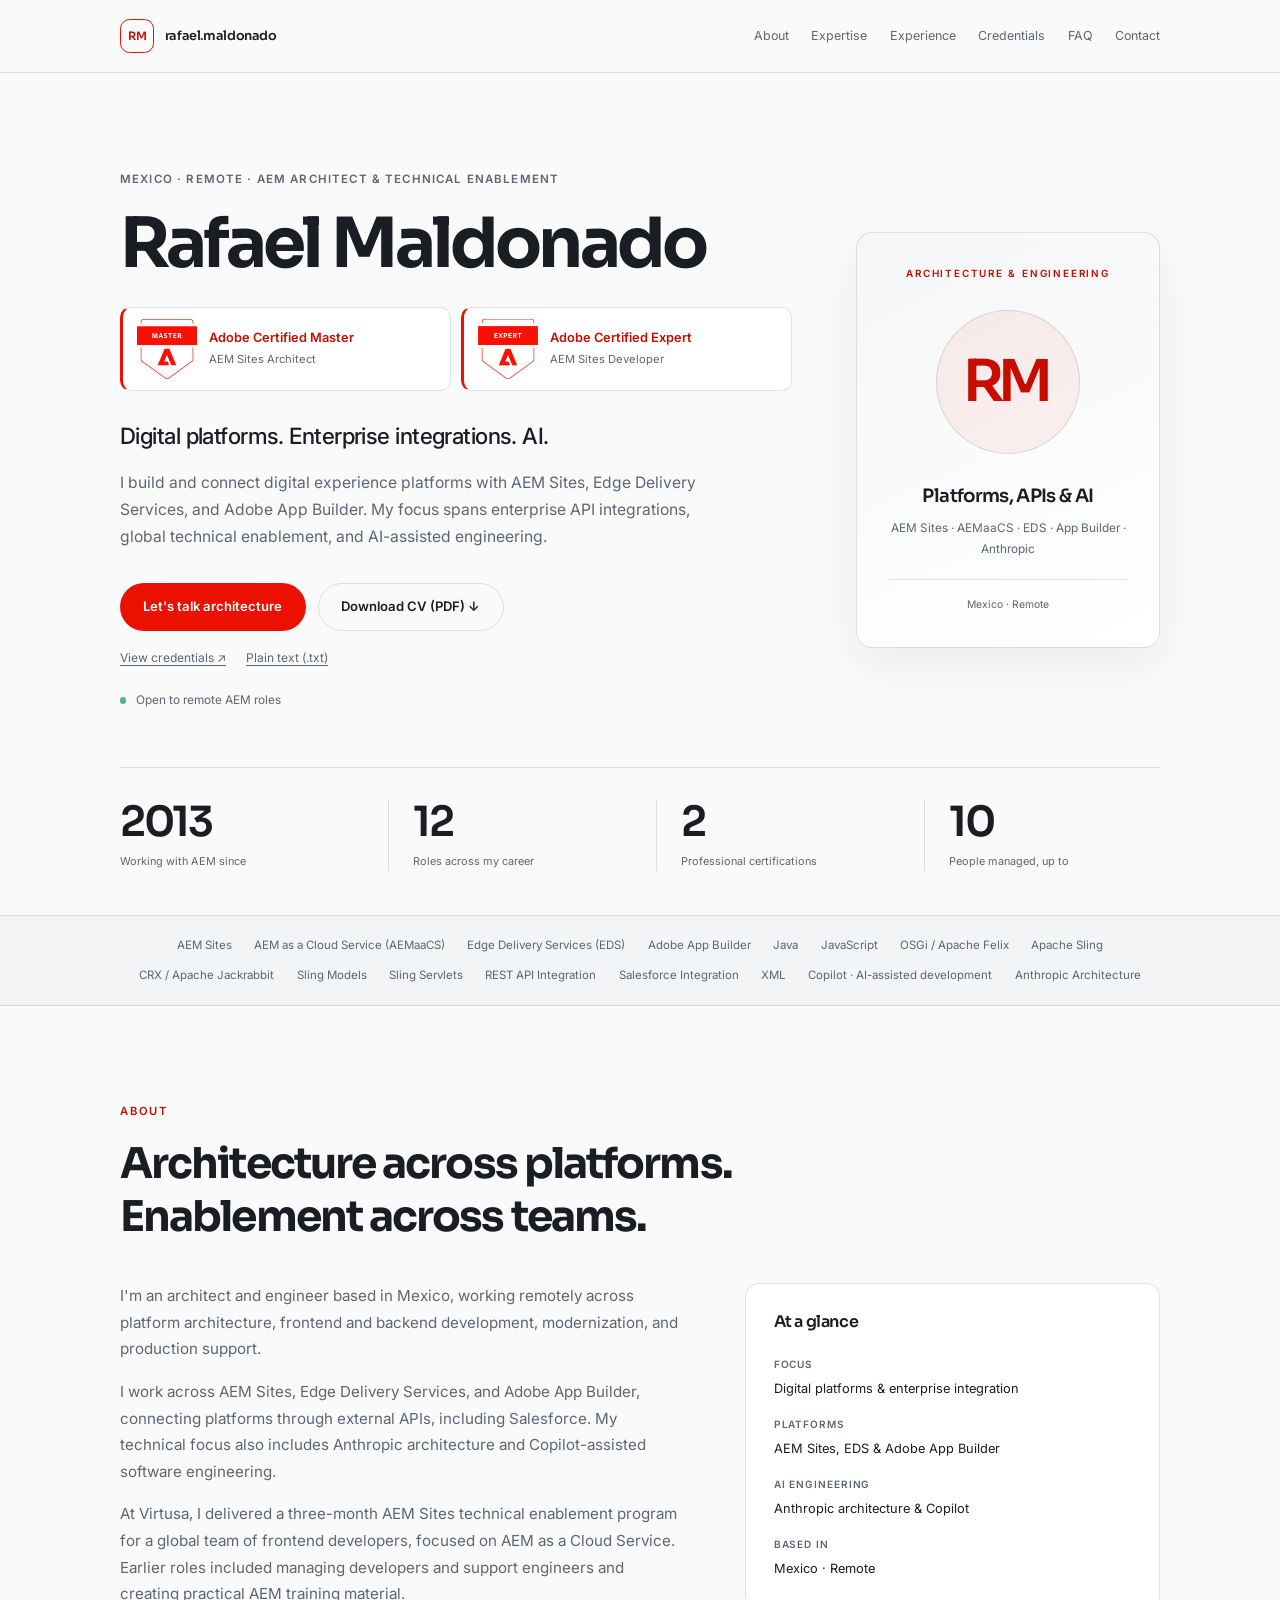
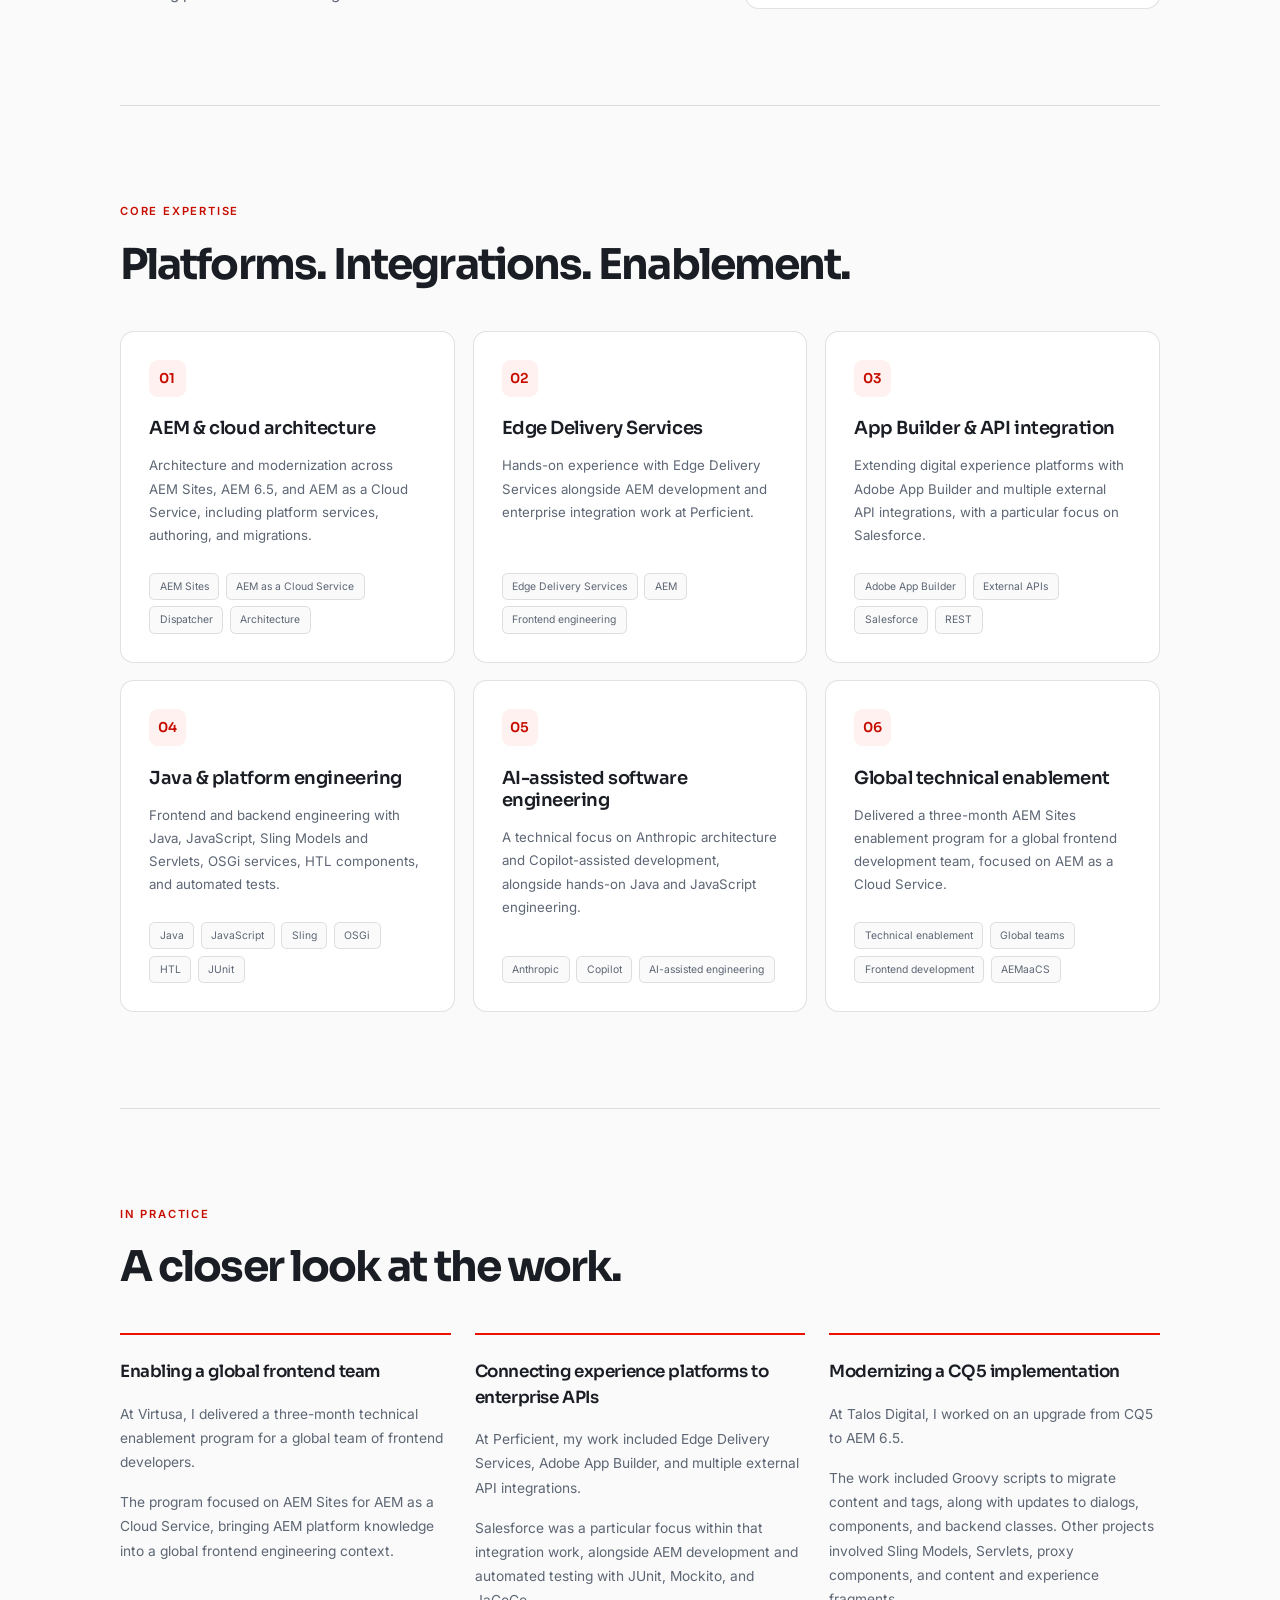
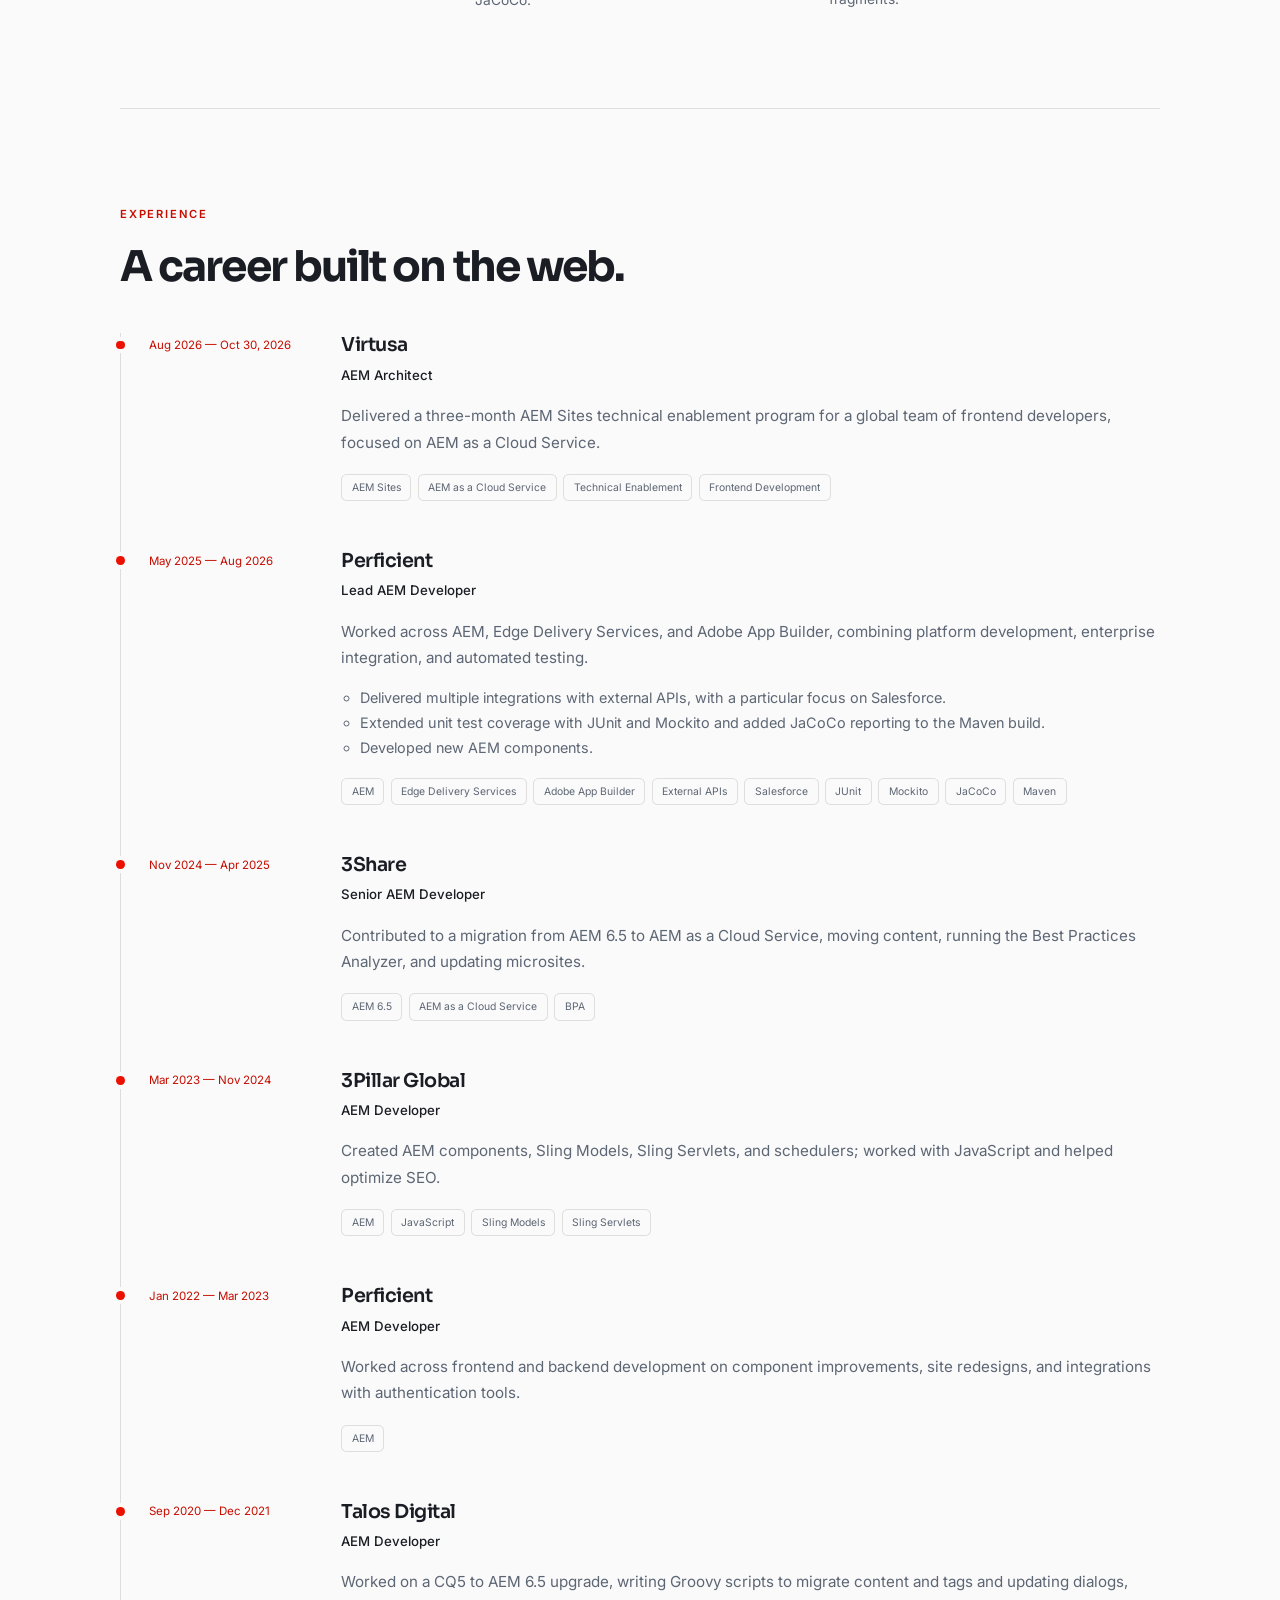
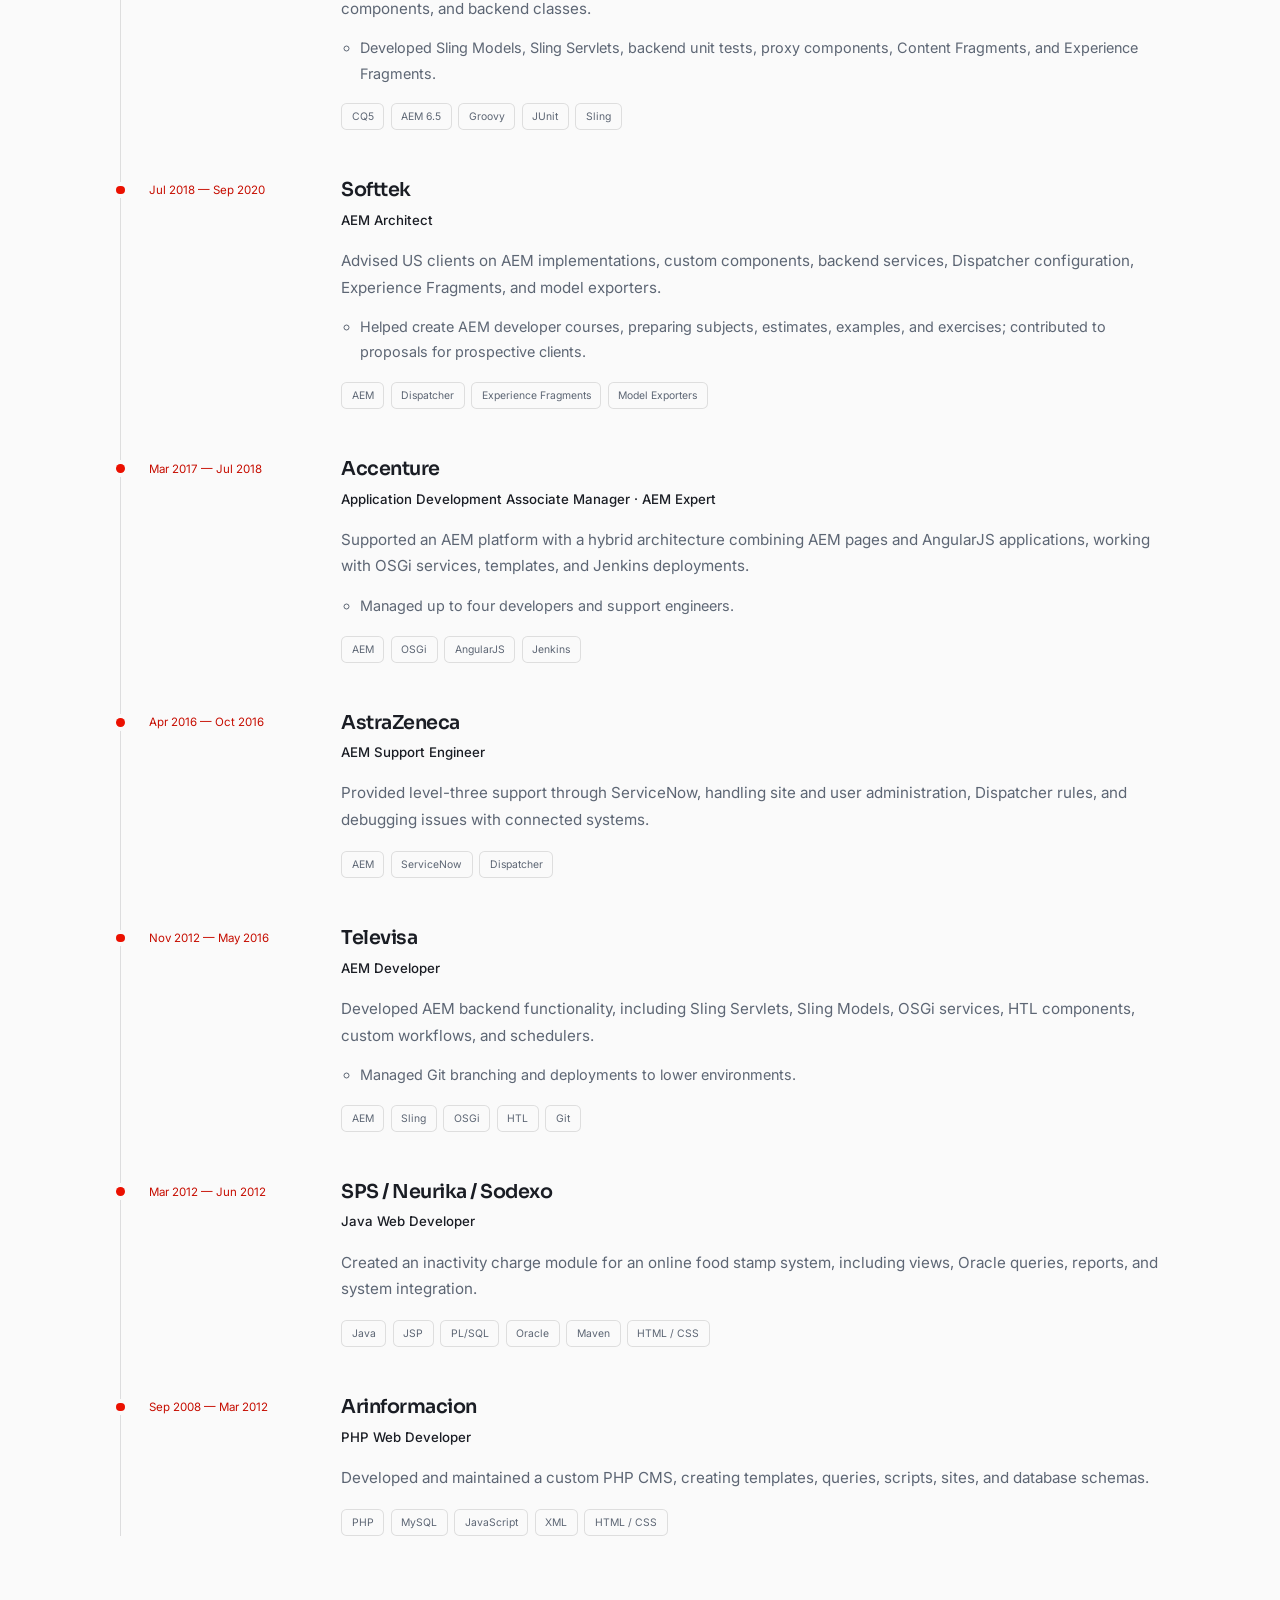
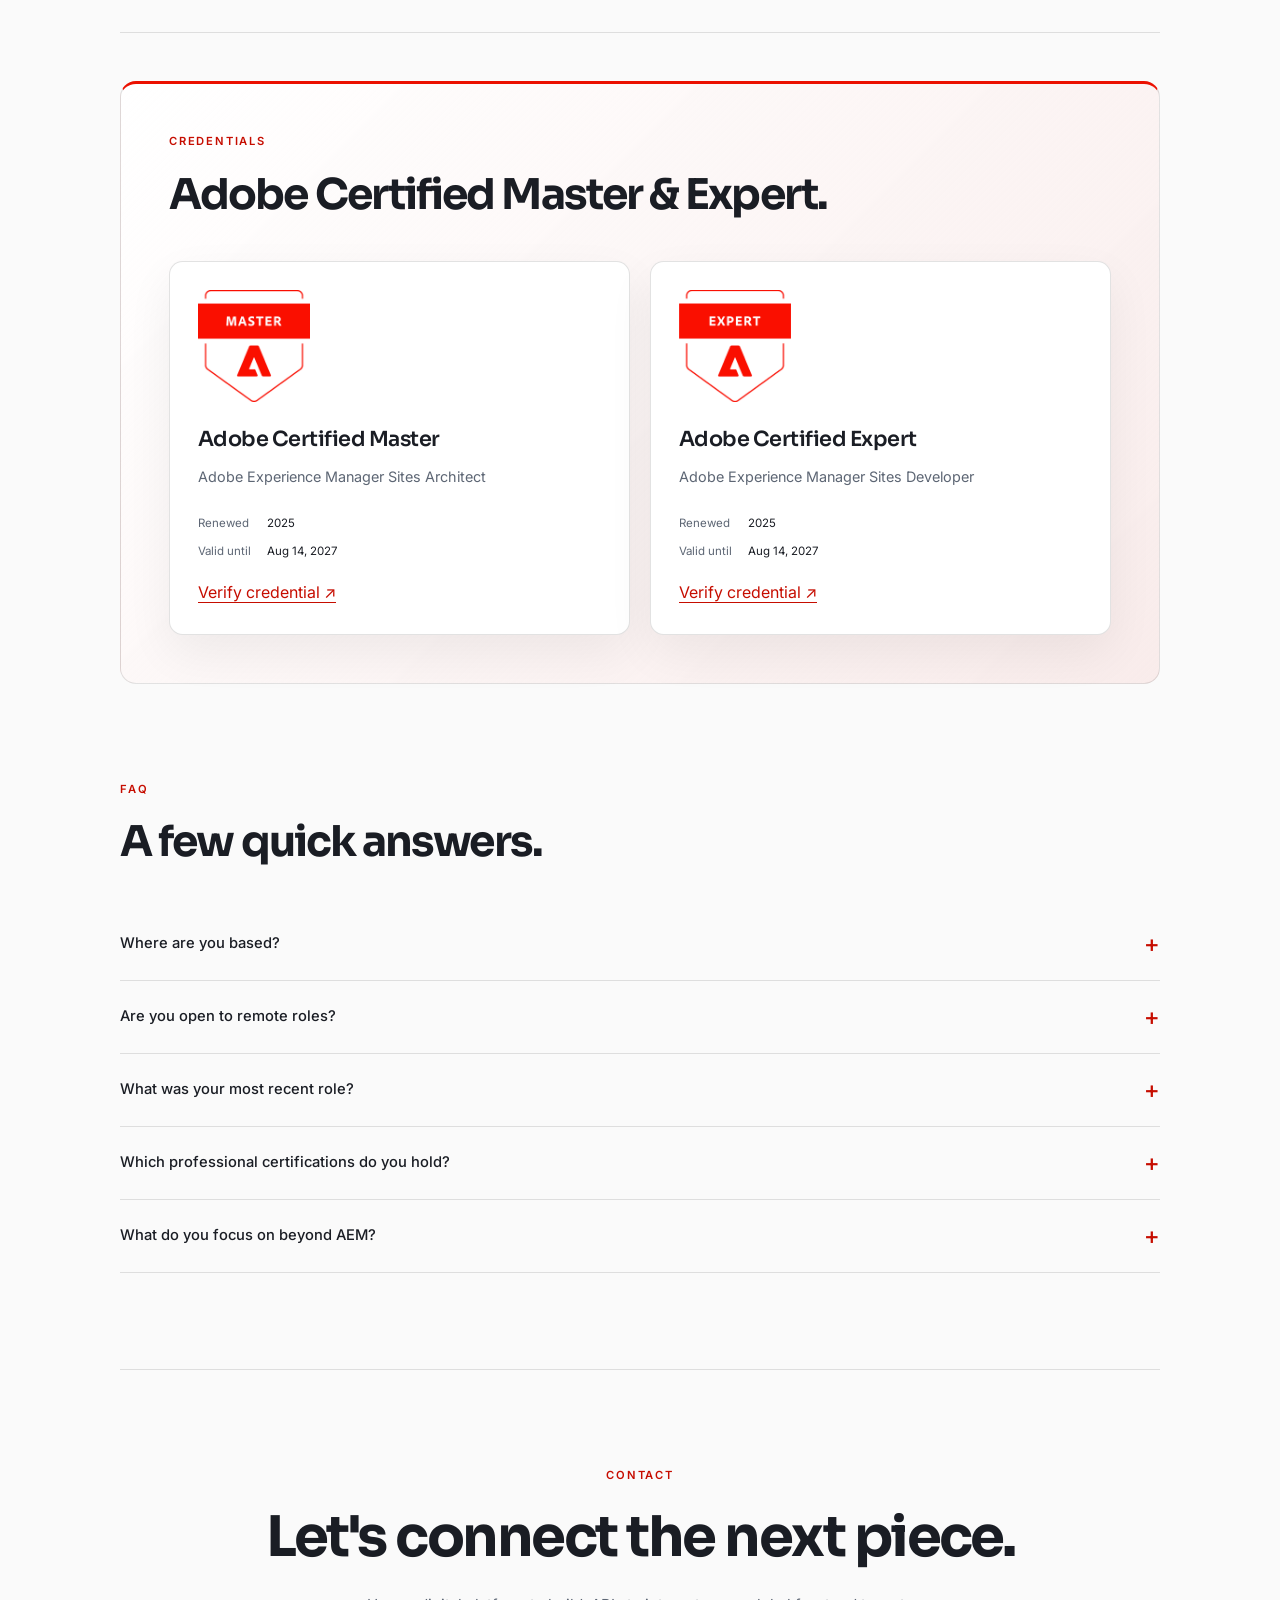
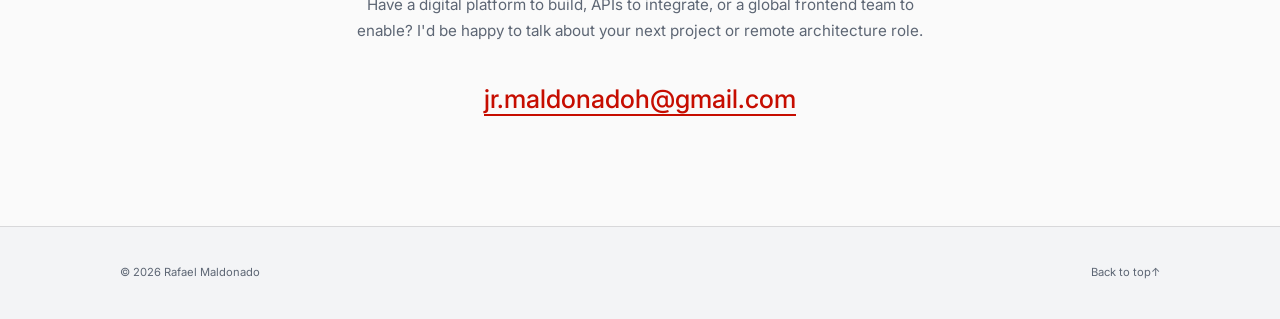
<file: index.html>
<!doctype html>
<html lang="en">
  <head>
    <meta charset="utf-8">
    <meta name="viewport" content="width=device-width, initial-scale=1">
    <meta name="description" content="Remote architect based in Mexico. AEM as a Cloud Service, Edge Delivery Services, Adobe App Builder, Salesforce API integration, global technical enablement, and a focus on Anthropic architecture.">
    <meta name="theme-color" content="#fafafa">
    <title>Rafael Maldonado | Digital Experience &amp; AI Architecture</title>
    <link rel="icon" href="favicon.svg" type="image/svg+xml" sizes="any">
    <link rel="preconnect" href="https://fonts.googleapis.com">
    <link rel="preconnect" href="https://fonts.gstatic.com" crossorigin>
    <link rel="stylesheet" href="https://fonts.googleapis.com/css2?family=Sora:wght@500;600;700;800&amp;family=Inter:wght@400;500;600&amp;display=swap">
    <link rel="stylesheet" href="styles.css?v=20261126-analytics">
    <script src="analytics.js?v=20261126-analytics" defer></script>
    <script src="script.js?v=20261126-analytics" defer></script>
  </head>
  <body id="top">
    <a class="skip-link" href="#main">Skip to content</a>
    <header class="site-header">
      <div id="reading-progress" class="scroll-progress" aria-hidden="true"></div>
      <div class="container nav-bar">
        <a class="brand" href="#top" aria-label="Rafael Maldonado — home">
          <span class="brand-mark" aria-hidden="true">RM</span>
          <span>rafael<span class="accent">.</span>maldonado</span>
        </a>
        <nav id="primary-navigation" class="nav-links" aria-label="Main" data-open="false">
          <a href="#about">About</a>
          <a href="#expertise">Expertise</a>
          <a href="#experience">Experience</a>
          <a href="#credentials">Credentials</a>
          <a href="#faq">FAQ</a>
          <a href="#contact">Contact</a>
        </nav>
        <button id="menu-toggle" class="icon-button menu-toggle" type="button" aria-controls="primary-navigation" aria-expanded="false" aria-label="Open menu">
          <span class="menu-icon" aria-hidden="true"></span>
        </button>
      </div>
    </header>
    <main id="main" tabindex="-1">
      <div class="container loading-state">
        <h1 id="page-title">Rafael Maldonado</h1>
        <p id="content-status" role="status">Loading résumé…</p>
        <noscript>JavaScript is required to load the résumé. You can contact me at jr.maldonadoh@gmail.com.</noscript>
      </div>
      <div id="cv-content" hidden>
        <header class="hero container" aria-labelledby="hero-name">
          <div class="hero-layout">
            <div class="hero-copy">
              <p id="hero-eyebrow" class="eyebrow"></p>
              <h1 id="hero-name"></h1>
              <ul id="hero-credentials" class="hero-credentials" aria-label="Professional certifications"></ul>
              <p id="hero-tagline" class="tagline"></p>
              <p id="hero-intro" class="intro"></p>
              <div class="hero-actions">
                <a id="hero-email" class="button button-primary"></a>
                <a id="hero-download" class="button button-secondary" href="output/pdf/rafael-maldonado-cv.pdf" download="Rafael-Maldonado-CV.pdf"></a>
              </div>
              <div class="hero-resources">
                <a id="hero-secondary" href="#credentials"></a>
                <a id="hero-text" href="output/rafael-maldonado-cv.txt" download="Rafael-Maldonado-CV.txt"></a>
              </div>
              <p id="hero-availability" class="availability"></p>
            </div>
            <aside class="profile-panel" aria-labelledby="profile-label">
              <p id="profile-label" class="eyebrow"></p>
              <div id="profile-initials" class="monogram" aria-hidden="true"></div>
              <div class="profile-details">
                <p id="profile-credentials" class="profile-credentials"></p>
                <p id="profile-specializations" class="profile-specializations"></p>
                <p id="profile-location" class="profile-location"></p>
              </div>
            </aside>
          </div>
          <section class="stats" aria-labelledby="stats-title">
            <h2 id="stats-title" class="visually-hidden"></h2>
            <dl id="stats-list" class="stats-list"></dl>
          </section>
        </header>
        <section class="skills" aria-labelledby="skills-title">
          <div class="container">
            <h2 id="skills-title" class="visually-hidden"></h2>
            <ul id="skills-list" class="skills-list"></ul>
          </div>
        </section>
        <section id="about" class="container content-section" aria-labelledby="about-title" tabindex="-1"></section>
        <section id="expertise" class="container content-section" aria-labelledby="expertise-title" tabindex="-1"></section>
        <section id="in-depth" class="container content-section" aria-labelledby="in-depth-title" tabindex="-1"></section>
        <section id="experience" class="container content-section" aria-labelledby="experience-title" tabindex="-1"></section>
        <section id="credentials" class="container content-section" aria-labelledby="credentials-title" tabindex="-1"></section>
        <section id="testimonials" class="container content-section" aria-labelledby="testimonials-title" tabindex="-1"></section>
        <section id="writing-community" class="container content-section" aria-labelledby="writing-community-title" tabindex="-1"></section>
        <section id="faq" class="container content-section" aria-labelledby="faq-title" tabindex="-1"></section>
        <section id="contact" class="container content-section" aria-labelledby="contact-title" tabindex="-1"></section>
      </div>
    </main>
    <footer class="site-footer">
      <div class="container footer-layout">
        <p>© 2026 <span id="footer-name">Rafael Maldonado</span></p>
        <button id="privacy-settings" type="button" aria-controls="analytics-preferences" aria-expanded="false" hidden>Privacy settings</button>
        <a href="#top">Back to top <span aria-hidden="true">↑</span></a>
      </div>
    </footer>
    <aside id="analytics-preferences" class="analytics-preferences ph-no-capture" aria-labelledby="analytics-title" hidden>
      <h2 id="analytics-title">Analytics preferences</h2>
      <p>With your permission, PostHog processes visit details, approximate location, and interactions to help improve this site. Your browser stores your choice.</p>
      <form id="analytics-choice">
        <label><input id="analytics-replay" type="checkbox"> Also allow session recordings that replay clicks and scrolling.</label>
        <div class="analytics-actions">
          <button class="button button-secondary" type="submit" value="off">Decline</button>
          <button class="button button-primary" type="submit" value="allow">Allow analytics</button>
        </div>
      </form>
      <p class="analytics-policy">Change your choice in Privacy settings. <a href="https://posthog.com/privacy">PostHog privacy policy</a></p>
    </aside>
  </body>
</html>
</file>
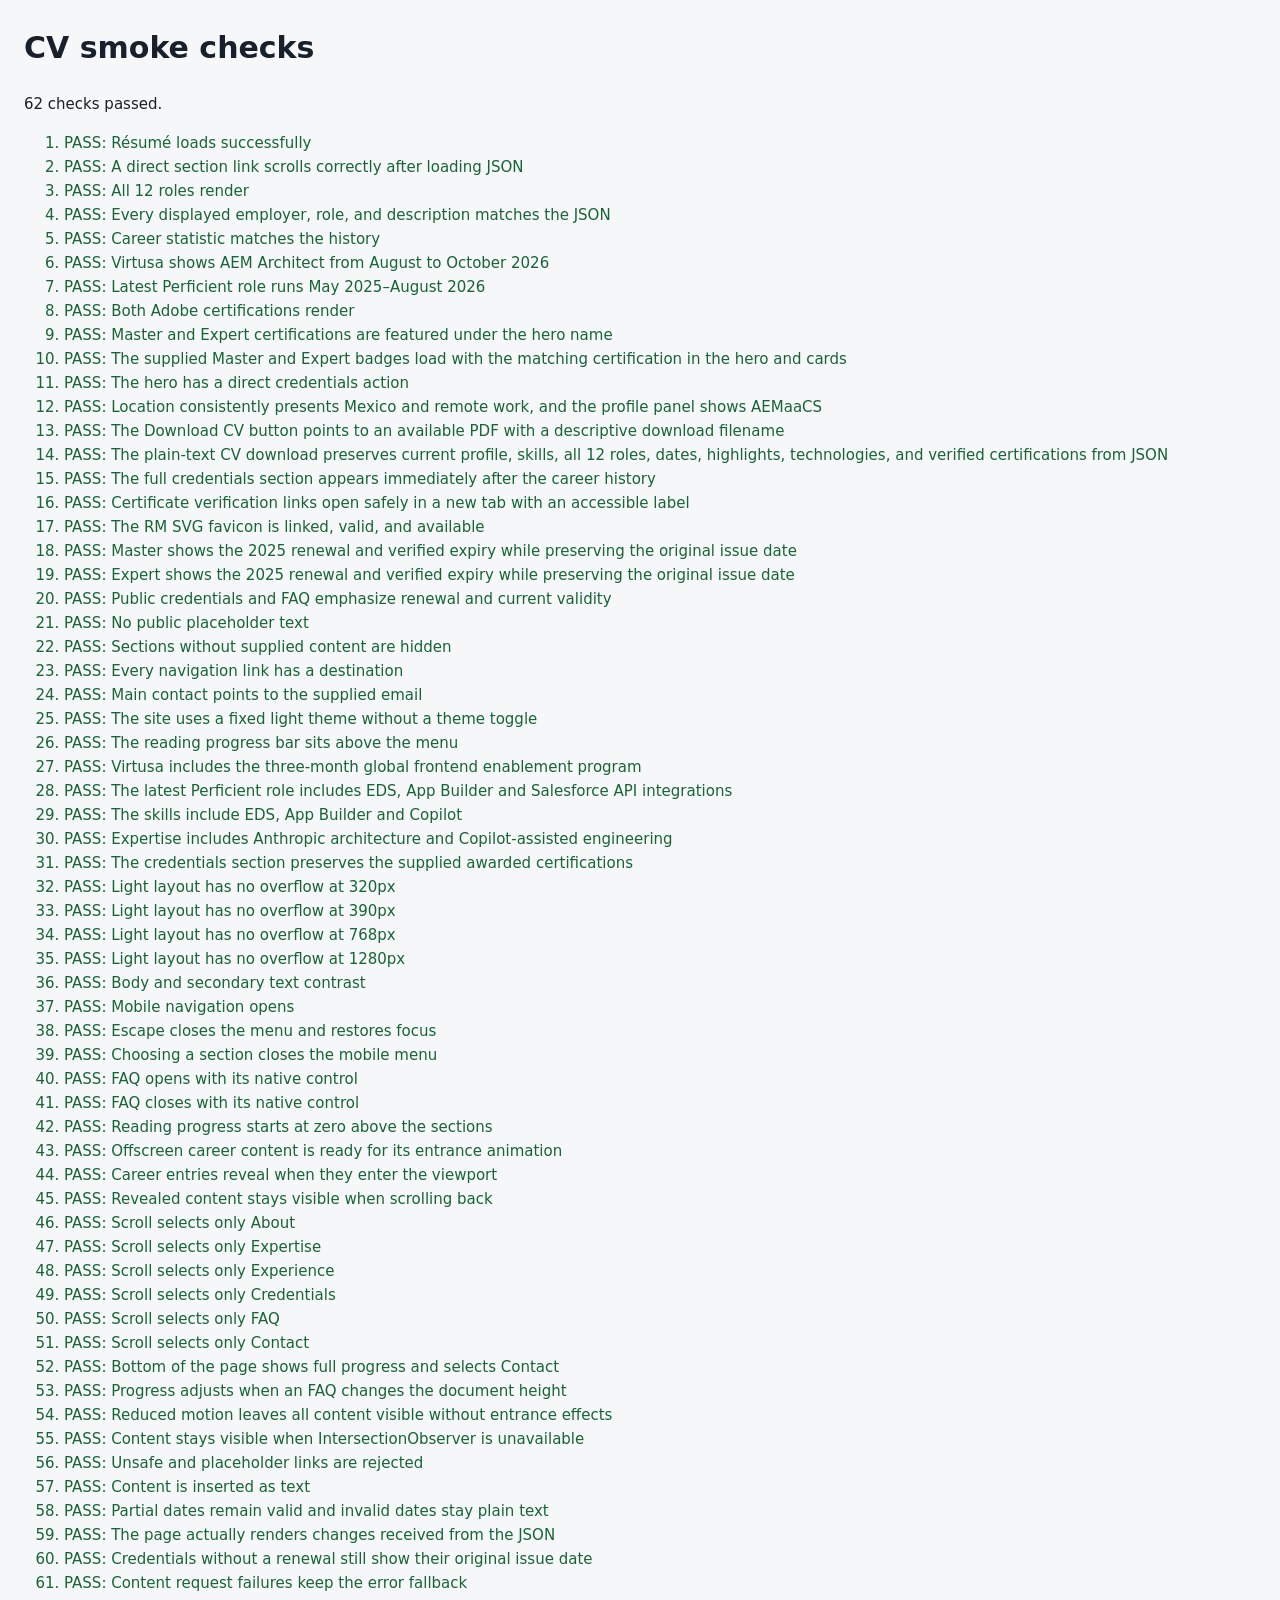
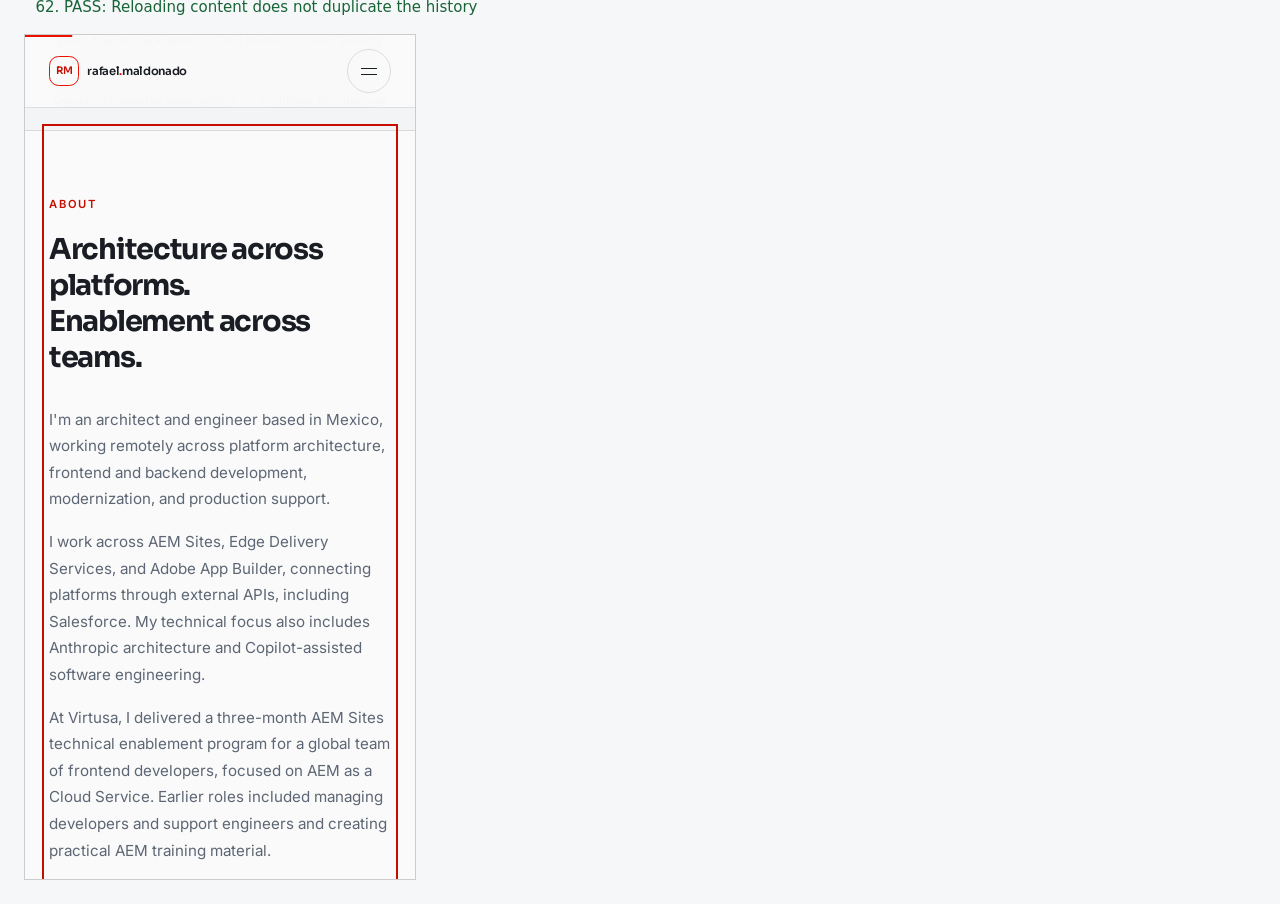
<file: tests/smoke.html>
<!doctype html>
<html lang="en">
<head>
  <meta charset="utf-8">
  <meta name="viewport" content="width=device-width, initial-scale=1">
  <title>CV smoke checks</title>
  <style>
    body { margin: 24px; font: 15px/1.6 system-ui; color: #18202b; background: #f6f7f9; }
    iframe { display: block; height: 844px; border: 1px solid #ccc; background: white; }
    .pass { color: #186437; } .fail { color: #b41c13; }
  </style>
</head>
<body>
  <h1>CV smoke checks</h1>
  <p id="status" role="status">Running…</p>
  <ol id="results"></ol>
  <iframe id="preview" title="CV under test" style="width:390px"></iframe>
  <script>
    const status = document.getElementById("status");
    const results = document.getElementById("results");
    const preview = document.getElementById("preview");
    let checks = 0;
    function assert(condition, message) {
      const item = document.createElement("li");
      item.textContent = (condition ? "PASS: " : "FAIL: ") + message;
      item.className = condition ? "pass" : "fail";
      results.append(item);
      if (!condition) throw new Error(message);
      checks++;
    }
    function contrast(first, second) {
      const luminance = color => {
        const values = color.match(/[\d.]+/g).slice(0, 3).map(Number).map(value => {
          const channel = value / 255;
          return channel <= 0.04045 ? channel / 12.92 : Math.pow((channel + 0.055) / 1.055, 2.4);
        });
        return values[0] * 0.2126 + values[1] * 0.7152 + values[2] * 0.0722;
      };
      const values = [luminance(first), luminance(second)].sort((a, b) => b - a);
      return (values[0] + 0.05) / (values[1] + 0.05);
    }
    function waitFor(win, predicate) {
      return new Promise((resolve, reject) => {
        const started = performance.now();
        function check() {
          if (predicate()) return resolve();
          if (performance.now() - started > 5000) return reject(new Error("Timed out waiting for scroll behavior"));
          win.requestAnimationFrame(check);
        }
        check();
      });
    }
    async function run() {
      try {
        const ready = new Promise(resolve => preview.addEventListener("load", resolve, { once: true }));
        preview.src = "../#experience";
        await ready;
        const win = preview.contentWindow;
        const doc = win.document;
        await win.loadContent();
        await doc.fonts.ready;
        const data = await (await fetch("../content.json", { cache: "no-store" })).json();
        assert(!doc.getElementById("cv-content").hidden, "Résumé loads successfully");
        assert(win.scrollY > 0 && doc.getElementById("experience").getBoundingClientRect().top < win.innerHeight, "A direct section link scrolls correctly after loading JSON");
        assert(doc.querySelectorAll(".timeline > li").length === 12, "All 12 roles render");
        assert([...doc.querySelectorAll(".timeline article")].every((article, index) => {
          const role = data.experience.items[index];
          return article.dataset.company === role.company && article.textContent.includes(role.role) &&
            (!role.summary || article.textContent.includes(role.summary));
        }), "Every displayed employer, role, and description matches the JSON");
        assert(Number(data.stats.items[1].value) === data.experience.items.length, "Career statistic matches the history");
        assert(data.experience.items[0].company === "Virtusa" && data.experience.items[0].role === "AEM Architect" && data.experience.items[0].startDate === "2026-08" && data.experience.items[0].endDate === "2026-10-30", "Virtusa shows AEM Architect from August to October 2026");
        assert(data.experience.items[1].company === "Perficient" && data.experience.items[1].startDate === "2025-05" && data.experience.items[1].endDate === "2026-08", "Latest Perficient role runs May 2025–August 2026");
        assert(doc.querySelectorAll(".credential-card").length === 2, "Both Adobe certifications render");
        const featuredCredentials = [...doc.querySelectorAll("#hero-credentials li")];
        assert(featuredCredentials.length === data.credentials.items.length && featuredCredentials.every((badge, index) => badge.textContent.includes(data.credentials.items[index].name)), "Master and Expert certifications are featured under the hero name");
        const badges = [...doc.querySelectorAll("img.credential-badge")];
        await Promise.all(badges.map(image => image.decode()));
        assert(badges.length === 4 && badges.every((image, index) => image.naturalWidth > 0 && image.getAttribute("src") === data.credentials.items[index % 2].badge) && data.credentials.items.every(item => item.badge === "assets/adobe-certified-" + item.level.toLowerCase() + ".png"), "The supplied Master and Expert badges load with the matching certification in the hero and cards");
        assert(doc.getElementById("hero-secondary").getAttribute("href") === "#credentials", "The hero has a direct credentials action");
        assert(doc.getElementById("hero-eyebrow").textContent.includes("Mexico · Remote") && doc.getElementById("profile-location").textContent === "Mexico · Remote" && doc.getElementById("profile-specializations").textContent.includes("AEMaaCS") && !/Mérida|Yucatán/.test(doc.body.textContent + doc.querySelector('meta[name="description"]').content), "Location consistently presents Mexico and remote work, and the profile panel shows AEMaaCS");
        const pdfDownload = doc.getElementById("hero-download");
        const pdfResponse = await fetch(pdfDownload.href, { cache: "no-store" });
        const pdfBytes = new Uint8Array(await pdfResponse.arrayBuffer());
        assert(pdfDownload.download === "Rafael-Maldonado-CV.pdf" && pdfResponse.ok && new TextDecoder().decode(pdfBytes.slice(0, 5)) === "%PDF-", "The Download CV button points to an available PDF with a descriptive download filename");
        const textDownload = doc.getElementById("hero-text");
        const textResponse = await fetch(textDownload.href, { cache: "no-store" });
        const resumeText = await textResponse.text();
        const normalized = text => text.replace(/[·–—]/g, "-");
        assert(textDownload.download === "Rafael-Maldonado-CV.txt" && textResponse.ok && [data.hero.name, data.hero.location, data.hero.intro, data.contact.email, ...data.skills.items.map(item => item.name)].every(value => resumeText.includes(normalized(value))) && data.experience.items.every(item => [item.role + " | " + item.company, win.dateElement(item.startDate).textContent, win.dateElement(item.endDate).textContent, item.summary, ...item.highlights, ...item.technologies].every(value => resumeText.includes(normalized(value)))) && data.credentials.items.every(item => [item.name, item.specialization, item.url, win.dateElement(item.renewedDate).textContent, win.dateElement(item.expirationDate).textContent].every(value => resumeText.includes(normalized(value)))), "The plain-text CV download preserves current profile, skills, all 12 roles, dates, highlights, technologies, and verified certifications from JSON");
        assert(doc.getElementById("experience").nextElementSibling === doc.getElementById("credentials"), "The full credentials section appears immediately after the career history");
        assert([...doc.querySelectorAll(".credential-card a")].length === 2 && [...doc.querySelectorAll(".credential-card a")].every(link => link.target === "_blank" && link.relList.contains("noopener") && link.relList.contains("noreferrer") && link.getAttribute("aria-label").includes("opens in a new tab")), "Certificate verification links open safely in a new tab with an accessible label");
        const favicon = doc.querySelector('link[rel="icon"]');
        const iconResponse = await fetch(favicon.href, { cache: "no-store" });
        const icon = new win.DOMParser().parseFromString(await iconResponse.text(), "image/svg+xml");
        assert(iconResponse.ok && favicon.type === "image/svg+xml" && !icon.querySelector("parsererror") && icon.querySelector("text").textContent === "RM", "The RM SVG favicon is linked, valid, and available");
        const credentialDates = {
          Master: { issued: "2020-08-08", expires: "2027-08-14" },
          Expert: { issued: "2019-11-06", expires: "2027-08-14" }
        };
        data.credentials.items.forEach((credential, index) => {
          const expected = credentialDates[credential.level];
          const times = doc.querySelectorAll(".credential-card")[index].querySelectorAll("time");
          const label = doc.querySelectorAll(".credential-card")[index].querySelector("dt").textContent;
          assert(credential.issuedDate === expected.issued && credential.renewedDate === "2025" && credential.expirationDate === expected.expires && label === "Renewed" && times[0].dateTime === "2025" && times[1].dateTime === expected.expires && times[1].textContent.includes("14"), credential.level + " shows the 2025 renewal and verified expiry while preserving the original issue date");
        });
        assert(doc.getElementById("faq").textContent.includes("renewed in 2025") && !/2019|2020/.test(doc.getElementById("credentials").textContent + doc.getElementById("faq").textContent), "Public credentials and FAQ emphasize renewal and current validity");
        assert(!doc.body.innerText.includes("TODO"), "No public placeholder text");
        assert(doc.getElementById("testimonials").hidden && doc.getElementById("writing-community").hidden, "Sections without supplied content are hidden");
        assert([...doc.querySelectorAll(".nav-links a")].every(link => doc.querySelector(link.getAttribute("href"))), "Every navigation link has a destination");
        assert(doc.getElementById("hero-email").getAttribute("href") === "mailto:jr.maldonadoh@gmail.com", "Main contact points to the supplied email");
        assert(!doc.getElementById("theme-toggle") && win.getComputedStyle(doc.documentElement).colorScheme === "light", "The site uses a fixed light theme without a theme toggle");
        const bar = doc.getElementById("reading-progress").getBoundingClientRect();
        assert(Math.abs(bar.top - doc.querySelector(".site-header").getBoundingClientRect().top) < 1 && bar.bottom <= doc.querySelector(".brand").getBoundingClientRect().top, "The reading progress bar sits above the menu");
        const latestRoles = doc.querySelectorAll(".timeline article");
        assert(["three-month", "global", "frontend developers", "AEM as a Cloud Service"].every(term => latestRoles[0].textContent.includes(term)), "Virtusa includes the three-month global frontend enablement program");
        assert(["Edge Delivery Services", "Adobe App Builder", "Salesforce", "external APIs"].every(term => latestRoles[1].textContent.includes(term)), "The latest Perficient role includes EDS, App Builder and Salesforce API integrations");
        assert(["Edge Delivery Services (EDS)", "Adobe App Builder", "Copilot"].every(term => doc.getElementById("skills-list").textContent.includes(term)), "The skills include EDS, App Builder and Copilot");
        assert(["Anthropic", "Copilot"].every(term => doc.getElementById("expertise").textContent.includes(term)), "Expertise includes Anthropic architecture and Copilot-assisted engineering");
        assert(!doc.getElementById("credentials").textContent.includes("Anthropic"), "The credentials section preserves the supplied awarded certifications");
        for (const width of [320, 390, 768, 1280]) {
          preview.style.width = width + "px";
          const pageWidth = doc.documentElement.scrollWidth;
          const overflowing = [...doc.querySelectorAll("main *, .site-header *, .site-footer *")].filter(el => {
            const rect = el.getBoundingClientRect();
            return rect.width > 0 && win.getComputedStyle(el).position !== "absolute" &&
              (rect.left < -1 || rect.right > win.innerWidth + 1);
          });
          assert(pageWidth === win.innerWidth && overflowing.length === 0, "Light layout has no overflow at " + width + "px");
        }
        const style = win.getComputedStyle(doc.body);
        const probe = doc.createElement("span");
        probe.style.color = "var(--muted)";
        doc.body.append(probe);
        assert(contrast(style.color, style.backgroundColor) >= 4.5 && contrast(win.getComputedStyle(probe).color, style.backgroundColor) >= 4.5, "Body and secondary text contrast");
        probe.remove();
        preview.style.width = "390px";
        const menu = doc.getElementById("menu-toggle");
        menu.click();
        assert(menu.getAttribute("aria-expanded") === "true" && win.getComputedStyle(doc.getElementById("primary-navigation")).display !== "none", "Mobile navigation opens");
        menu.dispatchEvent(new win.KeyboardEvent("keydown", { key: "Escape", bubbles: true }));
        assert(menu.getAttribute("aria-expanded") === "false" && doc.activeElement === menu, "Escape closes the menu and restores focus");
        menu.click();
        doc.querySelector('.nav-links a[href="#about"]').click();
        assert(menu.getAttribute("aria-expanded") === "false", "Choosing a section closes the mobile menu");
        const faq = doc.querySelector("#faq details");
        faq.querySelector("summary").click();
        assert(faq.open, "FAQ opens with its native control");
        faq.querySelector("summary").click();
        assert(!faq.open, "FAQ closes with its native control");
        preview.scrollIntoView({ block: "start", behavior: "instant" });
        const progress = () => new win.DOMMatrix(win.getComputedStyle(doc.getElementById("reading-progress")).transform).a;
        win.scrollTo({ top: 0, behavior: "instant" });
        await waitFor(win, () => progress() === 0 && !doc.querySelector('.nav-links [aria-current="location"]'));
        assert(progress() === 0, "Reading progress starts at zero above the sections");
        const lastRole = doc.querySelector(".timeline > li:last-child");
        assert(lastRole.classList.contains("reveal") && !lastRole.classList.contains("is-visible"), "Offscreen career content is ready for its entrance animation");
        win.scrollTo({ top: lastRole.getBoundingClientRect().top + win.scrollY - 96, behavior: "instant" });
        await waitFor(win, () => lastRole.classList.contains("is-visible") && Number(win.getComputedStyle(lastRole).opacity) > 0.99);
        assert(lastRole.classList.contains("is-visible"), "Career entries reveal when they enter the viewport");
        win.scrollTo({ top: 0, behavior: "instant" });
        assert(lastRole.classList.contains("is-visible"), "Revealed content stays visible when scrolling back");
        for (const link of doc.querySelectorAll('.nav-links a[href^="#"]')) {
          preview.scrollIntoView({ block: "start", behavior: "instant" });
          const section = doc.querySelector(link.getAttribute("href"));
          win.scrollTo({ top: section.getBoundingClientRect().top + win.scrollY - 96, behavior: "instant" });
          await waitFor(win, () => link.getAttribute("aria-current") === "location");
          assert(doc.querySelectorAll('.nav-links [aria-current="location"]').length === 1, "Scroll selects only " + link.textContent);
        }
        win.scrollTo({ top: doc.documentElement.scrollHeight, behavior: "instant" });
        await waitFor(win, () => progress() === 1);
        assert(progress() === 1 && doc.querySelector('.nav-links [aria-current="location"]').hash === "#contact", "Bottom of the page shows full progress and selects Contact");
        const about = doc.getElementById("about");
        win.scrollTo({ top: about.getBoundingClientRect().top + win.scrollY - 96, behavior: "instant" });
        await waitFor(win, () => progress() > 0 && progress() < 1);
        const beforeExpansion = progress();
        faq.querySelector("summary").click();
        await waitFor(win, () => progress() < beforeExpansion);
        assert(progress() < beforeExpansion, "Progress adjusts when an FAQ changes the document height");
        faq.querySelector("summary").click();
        const originalMatchMedia = win.matchMedia;
        try {
          win.matchMedia = () => ({ matches: true });
          win.revealContent();
          assert(!doc.querySelector(".reveal") && win.getComputedStyle(lastRole).opacity === "1", "Reduced motion leaves all content visible without entrance effects");
        } finally {
          win.matchMedia = originalMatchMedia;
        }
        const originalObserver = win.IntersectionObserver;
        try {
          win.IntersectionObserver = undefined;
          win.revealContent();
          assert(!doc.querySelector(".reveal"), "Content stays visible when IntersectionObserver is unavailable");
        } finally {
          win.IntersectionObserver = originalObserver;
          win.revealContent();
        }
        assert(win.externalLink("Unsafe", "javascript:alert(1)") === null && win.externalLink("Pending", "TODO: link") === null, "Unsafe and placeholder links are rejected");
        assert(!win.textElement("p", "<img src=x onerror=alert(1)>").querySelector("img"), "Content is inserted as text");
        assert(win.dateElement("2026-08").dateTime === "2026-08" && win.dateElement("2025").dateTime === "2025" && win.dateElement("2025-02-30").tagName === "SPAN", "Partial dates remain valid and invalid dates stay plain text");
        const originalFetch = win.fetch;
        try {
          win.fetch = async () => ({ ok: true, json: async () => ({ ...data, hero: { ...data.hero, intro: "Updated résumé content" } }) });
          await win.loadContent();
          assert(doc.getElementById("hero-intro").textContent === "Updated résumé content", "The page actually renders changes received from the JSON");
          win.fetch = async () => ({ ok: true, json: async () => ({ ...data, credentials: { ...data.credentials, items: data.credentials.items.map(({ renewedDate, ...credential }) => credential) } }) });
          await win.loadContent();
          assert([...doc.querySelectorAll(".credential-card")].every((card, index) => card.querySelector("dt").textContent === "Issued" && card.querySelector("time").dateTime === data.credentials.items[index].issuedDate), "Credentials without a renewal still show their original issue date");
          win.fetch = async () => ({ ok: false });
          await win.loadContent();
          assert(doc.getElementById("content-status").textContent.includes("could not be loaded"), "Content request failures keep the error fallback");
        } finally {
          win.fetch = originalFetch;
          await win.loadContent();
        }
        assert(doc.querySelectorAll(".timeline > li").length === 12, "Reloading content does not duplicate the history");
        status.textContent = checks + " checks passed.";
        status.dataset.result = "passed";
      } catch (error) {
        status.textContent = "Failed: " + error.message;
        status.dataset.result = "failed";
      }
    }
    run();
  </script>
</body>
</html>
</file>
<file: styles.css>
:root {
  color-scheme: light;
  --bg: #fafafa;
  --bg-alt: #f3f4f6;
  --surface: #ffffff;
  --surface-2: #f5f6f8;
  --text: #1a1d24;
  --muted: #5d6674;
  --accent: #eb1000;
  --accent-hover: #c60d00;
  --accent-text: #c60d00;
  --accent-soft: rgba(235, 16, 0, 0.06);
  --line: rgba(17, 19, 23, 0.12);
  --nav-bg: rgba(250, 250, 250, 0.94);
  --shadow: 0 18px 48px rgba(17, 19, 23, 0.06);
  --font-body: "Inter", system-ui, -apple-system, "Segoe UI", sans-serif;
  --font-head: "Sora", system-ui, -apple-system, "Segoe UI", sans-serif;
}

* { box-sizing: border-box; }
[hidden] { display: none !important; }
html { scroll-behavior: smooth; scroll-padding-top: 6rem; }
body {
  margin: 0;
  background: var(--bg);
  color: var(--text);
  font: 400 1rem/1.75 var(--font-body);
  overflow-wrap: anywhere;
}
h1, h2, h3, p { margin: 0; }
h1, h2, h3 { font-family: var(--font-head); line-height: 1.25; }
h1 { max-width: 17ch; font-size: clamp(2.35rem, 5.4vw, 4.5rem); letter-spacing: -0.055em; font-weight: 700; line-height: 1.12; }
h2 { max-width: 25ch; margin-bottom: 2.5rem; font-size: clamp(1.8rem, 3.6vw, 2.65rem); letter-spacing: -0.045em; white-space: pre-line; }
h3 { font-size: 1.125rem; font-weight: 600; letter-spacing: -0.025em; }
a { color: inherit; text-underline-offset: 0.25em; }
button { font: inherit; cursor: pointer; }
a, button, summary { -webkit-tap-highlight-color: transparent; }
a:focus-visible, button:focus-visible, summary:focus-visible, section:focus-visible, main:focus-visible {
  outline: 2px solid var(--accent-text);
  outline-offset: 5px;
}
.container { width: min(1040px, calc(100% - 3rem)); margin-inline: auto; }
.accent { color: var(--accent-text); }
.visually-hidden, .skip-link:not(:focus) {
  position: absolute; width: 1px; height: 1px; padding: 0; margin: -1px;
  overflow: hidden; clip-path: inset(50%); white-space: nowrap; border: 0;
}
.skip-link:focus { position: fixed; top: 0.75rem; left: 0.75rem; z-index: 30; padding: 0.75rem 1rem; background: var(--surface); color: var(--text); }
.site-header { position: sticky; top: 0; z-index: 20; background: var(--nav-bg); border-bottom: 1px solid var(--line); backdrop-filter: blur(16px); }
.scroll-progress { position: absolute; top: 0; left: 0; width: 100%; height: 2px; background: var(--accent); transform: scaleX(0); transform-origin: left; }
.nav-bar { display: flex; align-items: center; gap: 1.5rem; height: 4.5rem; }
.brand { display: inline-flex; align-items: center; gap: 0.65rem; flex-shrink: 0; font: 600 0.8rem var(--font-head); text-decoration: none; letter-spacing: -0.03em; }
.brand-mark { display: grid; place-items: center; width: 2.15rem; height: 2.15rem; border: 1px solid var(--accent); border-radius: 0.6rem; font-size: 0.72rem; color: var(--accent-text); }
.nav-links { display: flex; align-items: center; gap: 1.4rem; margin-left: auto; }
.nav-links a { display: inline-flex; align-items: center; min-height: 2.75rem; font-size: 0.78rem; color: var(--muted); text-decoration: none; }
.nav-links a:hover { color: var(--text); }
.nav-links a[aria-current="location"] { color: var(--accent-text); box-shadow: inset 0 -2px var(--accent); }
.icon-button { display: grid; place-items: center; width: 2.75rem; height: 2.75rem; padding: 0; border: 1px solid var(--line); border-radius: 50%; color: var(--text); background: transparent; font-size: 1.25rem; }
.icon-button:hover { background: var(--surface-2); }
.menu-toggle { display: none; margin-left: auto; }
.menu-icon, .menu-icon::after { display: block; width: 1rem; height: 1px; background: currentColor; }
.menu-icon { transform: translateY(-3px); }
.menu-icon::after { content: ""; transform: translateY(6px); }
.menu-toggle[aria-expanded="true"] .menu-icon { transform: rotate(45deg); }
.menu-toggle[aria-expanded="true"] .menu-icon::after { transform: rotate(-90deg); }
.loading-state { padding-block: 5rem; }
.loading-state p { margin-top: 1.5rem; color: var(--muted); }
.reveal { opacity: 0; transform: translateY(14px); transition: opacity 500ms ease, transform 500ms ease; }
.reveal.is-visible, .reveal:focus-within { opacity: 1; transform: none; }
.reveal:focus-within { transition: none; }
.card-grid > .reveal:nth-child(3n + 2) { transition-delay: 60ms; }
.card-grid > .reveal:nth-child(3n) { transition-delay: 120ms; }
.hero { padding-top: 6rem; }
.hero-layout { display: grid; grid-template-columns: minmax(0, 1fr) 19rem; align-items: center; gap: 4rem; }
.eyebrow { margin-bottom: 1rem; color: var(--accent-text); font-size: 0.7rem; font-weight: 600; letter-spacing: 0.16em; text-transform: uppercase; }
.hero .hero-copy > .eyebrow { color: var(--muted); letter-spacing: 0.1em; font-size: 0.72rem; }
.hero-credentials { display: flex; flex-wrap: wrap; gap: 0.65rem; margin: 1.5rem 0 0; padding: 0; list-style: none; }
.hero-credentials li { display: flex; flex: 1 1 14rem; align-items: center; gap: 0.75rem; max-width: 100%; padding: 0.7rem 0.85rem; border: 1px solid var(--line); border-left: 3px solid var(--accent); border-radius: 0.65rem; background: var(--surface); }
.hero-credentials li > div { min-width: 0; }
.hero-credentials .credential-badge { flex-shrink: 0; width: 3.75rem; height: 3.75rem; margin: 0; }
.hero-credentials strong { display: block; color: var(--accent-text); font-size: 0.8rem; font-weight: 600; line-height: 1.5; }
.hero-credentials span { display: block; margin-top: 0.25rem; color: var(--muted); font-size: 0.7rem; line-height: 1.6; }
.tagline { margin-top: 1.75rem; font-size: clamp(1.1rem, 2vw, 1.4rem); line-height: 1.5; font-weight: 500; letter-spacing: -0.025em; }
.intro { max-width: 58ch; margin-top: 1rem; color: var(--muted); font-size: 0.98rem; }
.hero-actions { display: flex; flex-wrap: wrap; gap: 0.75rem; margin-top: 2rem; }
.hero-resources { display: flex; flex-wrap: wrap; gap: 0.75rem 1.25rem; margin-top: 1rem; color: var(--muted); font-size: 0.75rem; }
.button { display: inline-flex; align-items: center; justify-content: center; min-height: 3rem; padding: 0.7rem 1.4rem; border: 1px solid transparent; border-radius: 999px; font-size: 0.82rem; font-weight: 600; text-decoration: none; }
.button-primary { color: #fff; background: var(--accent); }
.button-primary:hover { background: var(--accent-hover); }
.button-secondary { border-color: var(--line); color: var(--text); }
.button-secondary:hover { background: var(--surface-2); }
.availability { display: flex; align-items: center; gap: 0.6rem; margin-top: 1.4rem; font-size: 0.74rem; color: var(--muted); }
.availability::before { content: ""; flex-shrink: 0; width: 0.4rem; height: 0.4rem; background: #50b985; border-radius: 50%; }
.profile-panel { display: flex; flex-direction: column; align-items: center; justify-content: center; min-height: 24rem; padding: 2rem; border: 1px solid var(--line); border-radius: 1rem; background: linear-gradient(155deg, var(--surface-2), var(--surface)); text-align: center; box-shadow: var(--shadow); }
.profile-panel > .eyebrow { font-size: 0.62rem; letter-spacing: 0.18em; }
.monogram { display: grid; place-items: center; flex-shrink: 0; width: 9rem; height: 9rem; margin-block: 0.7rem 1.8rem; border: 1px solid var(--line); border-radius: 50%; color: var(--accent-text); background: var(--accent-soft); font: 600 3.6rem var(--font-head); letter-spacing: -0.1em; text-indent: -0.1em; }
.profile-credentials { font: 600 1.15rem/1.4 var(--font-head); letter-spacing: -0.035em; }
.profile-specializations { margin-top: 0.6rem; font-size: 0.74rem; color: var(--muted); }
.profile-location { margin-top: 1.25rem; padding-top: 1rem; border-top: 1px solid var(--line); font-size: 0.65rem; color: var(--muted); }
.stats { margin-top: 3.5rem; padding-block: 2rem 2.75rem; border-top: 1px solid var(--line); }
.stats-list { display: grid; grid-template-columns: repeat(4, minmax(0, 1fr)); gap: 2rem; margin: 0; }
.stat-block { display: flex; flex-direction: column; padding-left: 1.5rem; border-left: 1px solid var(--line); }
.stat-block:first-child { border-left: 0; padding-left: 0; }
.stat-block dt { order: 2; margin-top: 0.4rem; color: var(--muted); font-size: 0.68rem; }
.stat-block dd { order: 1; margin: 0; font: 600 clamp(1.9rem, 3.5vw, 2.6rem)/1.1 var(--font-head); letter-spacing: -0.06em; }
.skills { padding-block: 1.25rem; background: var(--bg-alt); border-block: 1px solid var(--line); }
.skills-list { display: flex; flex-wrap: wrap; gap: 0.4rem; margin: 0; padding: 0; list-style: none; }
.skill-tag { max-width: 100%; padding: 0.25rem 0.6rem; border: 1px solid var(--line); border-radius: 0.35rem; color: var(--muted); background: var(--bg); font-size: 0.65rem; line-height: 1.65; }
#skills-list { justify-content: center; gap: 0.65rem 1.4rem; }
#skills-list .skill-tag { border: 0; padding: 0; background: transparent; font-size: 0.72rem; }
.content-section { padding-block: 6rem; border-bottom: 1px solid var(--line); }
.about-layout { display: grid; grid-template-columns: 1.35fr 1fr; gap: 4rem; align-items: start; }
.prose > p + p { margin-top: 1rem; }
.prose > p { color: var(--muted); font-size: 0.95rem; }
.fact-panel { padding: 1.75rem; border: 1px solid var(--line); border-radius: 0.85rem; background: var(--surface); }
.fact-panel h3 { font-size: 1rem; }
.facts { margin: 1.5rem 0 0; }
.facts dt { margin-top: 1rem; font-size: 0.63rem; font-weight: 600; color: var(--muted); text-transform: uppercase; letter-spacing: 0.09em; }
.facts dd { margin: 0.25rem 0 0; font-size: 0.8rem; }
.card-grid { display: grid; grid-template-columns: repeat(3, minmax(0, 1fr)); gap: 1.1rem; }
.card { padding: 1.75rem; border: 1px solid var(--line); border-radius: 0.85rem; background: var(--surface); }
.expertise-card { display: flex; flex-direction: column; align-items: start; gap: 0.9rem; transition: border-color 160ms, opacity 500ms ease, transform 500ms ease; }
.expertise-card:hover { border-color: var(--accent-text); transform: translateY(-2px); }
.card-number { display: grid; place-items: center; width: 2.3rem; height: 2.3rem; margin-bottom: 0.4rem; border-radius: 0.55rem; color: var(--accent-text); background: var(--accent-soft); font: 600 0.85rem var(--font-head); }
.card > p { color: var(--muted); font-size: 0.83rem; }
.expertise-card .skills-list { margin-top: auto; padding-top: 0.7rem; }
.topic-grid { display: grid; grid-template-columns: repeat(3, minmax(0, 1fr)); gap: 1.5rem; }
.topic { padding-top: 1.5rem; border-top: 2px solid var(--accent); }
.topic h3 { margin-bottom: 1.1rem; font-size: 1.05rem; line-height: 1.5; }
.topic p { font-size: 0.86rem; }
.timeline { margin: 0; padding: 0; list-style: none; }
.timeline > li { position: relative; display: grid; grid-template-columns: 10rem minmax(0, 1fr); gap: 2rem; padding: 0 0 3rem 1.75rem; border-left: 1px solid var(--line); }
.timeline > li::before { content: ""; position: absolute; top: 0.45rem; left: -0.3rem; width: 0.55rem; height: 0.55rem; border-radius: 50%; background: var(--accent); box-shadow: 0 0 0 4px var(--bg); }
.timeline > li:last-child { padding-bottom: 0; }
.entry-meta { padding-top: 0.1rem; color: var(--accent-text); font-size: 0.72rem; line-height: 1.9; }
.timeline h3 { font-size: 1.2rem; }
.prose > .entry-role { margin-top: 0.4rem; margin-bottom: 0.9rem; color: var(--text); font-size: 0.83rem; font-weight: 500; }
.timeline .skills-list { margin-top: 1.1rem; }
.highlights { margin: 0.8rem 0 0; padding-left: 1.2rem; color: var(--muted); font-size: 0.9rem; }
#credentials { margin-top: 3rem; padding: 3rem; border: 1px solid var(--line); border-top: 3px solid var(--accent); border-radius: 1rem; background: linear-gradient(135deg, var(--surface), var(--accent-soft)); }
.credential-grid { display: grid; grid-template-columns: repeat(2, minmax(0, 1fr)); gap: 1.25rem; }
.credential-card { box-shadow: var(--shadow); }
.credential-badge { display: block; width: 7rem; height: 7rem; margin-bottom: 1.5rem; object-fit: contain; }
.credential-card h3 { margin-bottom: 0.75rem; font-size: 1.3rem; }
.credential-card p { font-size: 0.9rem; }
.credential-dates { display: grid; grid-template-columns: auto minmax(0, 1fr); gap: 0.5rem 1rem; margin: 1.5rem 0 0; font-size: 0.72rem; }
.credential-dates dt { color: var(--muted); }
.credential-dates dd { margin: 0; }
.credential-card > a { display: inline-block; margin-top: 1rem; color: var(--accent-text); }
.testimonial { margin: 1.5rem 0; padding: 1.5rem; border-left: 2px solid var(--accent); background: var(--surface); }
blockquote { margin: 0; }
figcaption { margin-top: 1rem; color: var(--muted); font-size: 0.85rem; }
#faq details { border-bottom: 1px solid var(--line); }
#faq summary { display: flex; justify-content: space-between; align-items: center; gap: 1.5rem; min-height: 4.5rem; padding-block: 1.1rem; cursor: pointer; font-size: 0.92rem; font-weight: 500; list-style: none; }
#faq summary::-webkit-details-marker { display: none; }
#faq summary::after { content: "+"; color: var(--accent-text); font-size: 1.5rem; line-height: 1; }
#faq details[open] summary::after { content: "−"; }
#faq details > p { max-width: 70ch; padding: 0 1.5rem 1.5rem 0; font-size: 0.9rem; color: var(--muted); }
#contact { text-align: center; border: 0; }
#contact h2 { max-width: none; margin-bottom: 1.25rem; font-size: clamp(2.4rem, 5vw, 3.5rem); }
#contact > p:not(.eyebrow) { max-width: 60ch; margin-inline: auto; color: var(--muted); font-size: 0.95rem; }
.contact-address { display: inline-flex; align-items: center; min-height: 3rem; max-width: 100%; margin-top: 1.5rem; padding-block: 0.5rem; color: var(--accent-text); font-size: clamp(1rem, 2.7vw, 1.6rem); font-weight: 500; }
#contact > a + a { display: block; margin-top: 1rem; }
.site-footer { padding-block: 1.5rem; border-top: 1px solid var(--line); background: var(--bg-alt); }
.footer-layout { display: flex; justify-content: space-between; align-items: center; gap: 1rem; color: var(--muted); font-size: 0.7rem; }
.footer-layout a { display: inline-flex; align-items: center; min-height: 2.75rem; text-decoration: none; white-space: nowrap; }
.footer-layout button { min-height: 2.75rem; padding: 0; border: 0; background: none; color: inherit; text-decoration: underline; text-underline-offset: 0.25em; }
.analytics-preferences {
  position: fixed; z-index: 25; right: 1rem; bottom: 1rem;
  width: min(25rem, calc(100% - 2rem)); max-height: calc(100dvh - 2rem); overflow: auto;
  padding: 1.25rem; border: 1px solid var(--line); border-radius: 0.85rem;
  background: var(--surface); box-shadow: var(--shadow); font-size: 0.8rem;
}
.analytics-preferences h2 { margin: 0 0 0.6rem; font-size: 1.05rem; }
.analytics-preferences label { display: flex; align-items: flex-start; gap: 0.5rem; margin-block: 0.75rem; }
.analytics-preferences input { flex-shrink: 0; margin: 0.3rem 0 0; accent-color: var(--accent-text); }
.analytics-actions { display: flex; flex-wrap: wrap; gap: 0.5rem; }
.analytics-actions .button { min-height: 2.75rem; padding-inline: 0.9rem; }
.analytics-policy { margin-top: 0.65rem; color: var(--muted); font-size: 0.72rem; }

@media (max-width: 56rem) {
  .menu-toggle { display: grid; }
  .nav-bar { gap: 1rem; }
  .nav-links { display: none; position: absolute; top: 5rem; left: 1.5rem; right: 1.5rem; margin: 0; padding: 0.75rem; border: 1px solid var(--line); border-radius: 0.85rem; background: var(--surface); box-shadow: var(--shadow); }
  .nav-links[data-open="true"] { display: flex; flex-direction: column; align-items: stretch; gap: 0; }
  .nav-links a { padding-inline: 0.8rem; font-size: 0.85rem; }
  .hero { padding-top: 3.5rem; }
  .hero-layout { grid-template-columns: 1fr; gap: 2.5rem; }
  .profile-panel { display: grid; grid-template-columns: 8rem minmax(0, 1fr); gap: 1.25rem 2rem; min-height: 0; padding: 1.5rem; text-align: left; }
  .profile-panel > .eyebrow { grid-column: 1 / -1; margin: 0; }
  .monogram { width: 8rem; height: 8rem; margin: 0; font-size: 3rem; }
  .profile-location { margin-top: 0.8rem; padding-top: 0.7rem; }
  .about-layout { grid-template-columns: 1fr; gap: 2rem; }
  .facts { display: grid; grid-template-columns: 1fr 1.5fr; gap: 0.7rem 1rem; }
  .facts dt, .facts dd { margin: 0; }
  .card-grid { grid-template-columns: repeat(2, minmax(0, 1fr)); }
  .topic-grid { grid-template-columns: 1fr; gap: 2rem; }
}

@media (max-width: 40rem) {
  .container { width: calc(100% - 3rem); }
  .nav-bar { gap: 0.5rem; }
  .brand { gap: 0.5rem; font-size: 0.72rem; }
  .brand-mark { width: 1.9rem; height: 1.9rem; font-size: 0.65rem; }
  .hero { padding-top: 2.75rem; }
  .hero-layout { gap: 2rem; }
  h1 { font-size: clamp(2.35rem, 8vw, 3.1rem); }
  .hero .hero-copy > .eyebrow { font-size: 0.65rem; }
  .tagline { margin-top: 1.4rem; }
  .intro { font-size: 0.9rem; }
  .button { padding-inline: 1.15rem; font-size: 0.75rem; }
  .profile-panel { grid-template-columns: 5.5rem minmax(0, 1fr); gap: 1rem; padding: 1.25rem; }
  .monogram { width: 5.5rem; height: 5.5rem; font-size: 2.3rem; }
  .profile-credentials { font-size: 1rem; }
  .profile-specializations { font-size: 0.67rem; }
  .profile-location { font-size: 0.62rem; }
  .stats { margin-top: 2rem; padding-bottom: 2rem; }
  .stats-list { grid-template-columns: repeat(2, minmax(0, 1fr)); gap: 1.75rem; }
  .stat-block { padding: 0; border: 0; }
  .stat-block dt { font-size: 0.65rem; }
  .content-section { padding-block: 4rem; }
  h2 { margin-bottom: 2rem; }
  .card-grid, .credential-grid { grid-template-columns: 1fr; }
  #credentials { margin-top: 2rem; padding: 1.5rem 1.25rem; }
  .card { padding: 1.5rem; }
  .timeline > li { grid-template-columns: 1fr; gap: 0.5rem; padding-left: 1.25rem; padding-bottom: 2.5rem; }
  .entry-meta { padding: 0; }
  .timeline h3 { font-size: 1.1rem; }
  .facts { display: block; }
  .facts dt { margin-top: 1rem; }
  .facts dd { margin-top: 0.3rem; }
  .footer-layout { flex-direction: column; align-items: flex-start; gap: 0.25rem; }
}

@media (prefers-reduced-motion: reduce) {
  html { scroll-behavior: auto; }
  *, *::before, *::after { transition: none !important; }
  .reveal { opacity: 1; transform: none; }
}

@media print {
  :root { --bg: #fff; --bg-alt: #fff; --text: #111; --muted: #444; --surface: #fff; --surface-2: #fff; --line: #ddd; --accent-text: #9b1000; color-scheme: light; }
  .site-header, .site-footer, .hero-actions, .hero-resources, .profile-panel, .skip-link, .analytics-preferences { display: none; }
  .reveal { opacity: 1; transform: none; transition: none; }
  .hero { padding-top: 0; }
  .hero-layout { display: block; }
  .content-section { padding-block: 1.5rem; }
  h1 { font-size: 2.5rem; }
  h2 { font-size: 1.6rem; }
  .card, .timeline > li, details { break-inside: avoid; }
}
</file>
